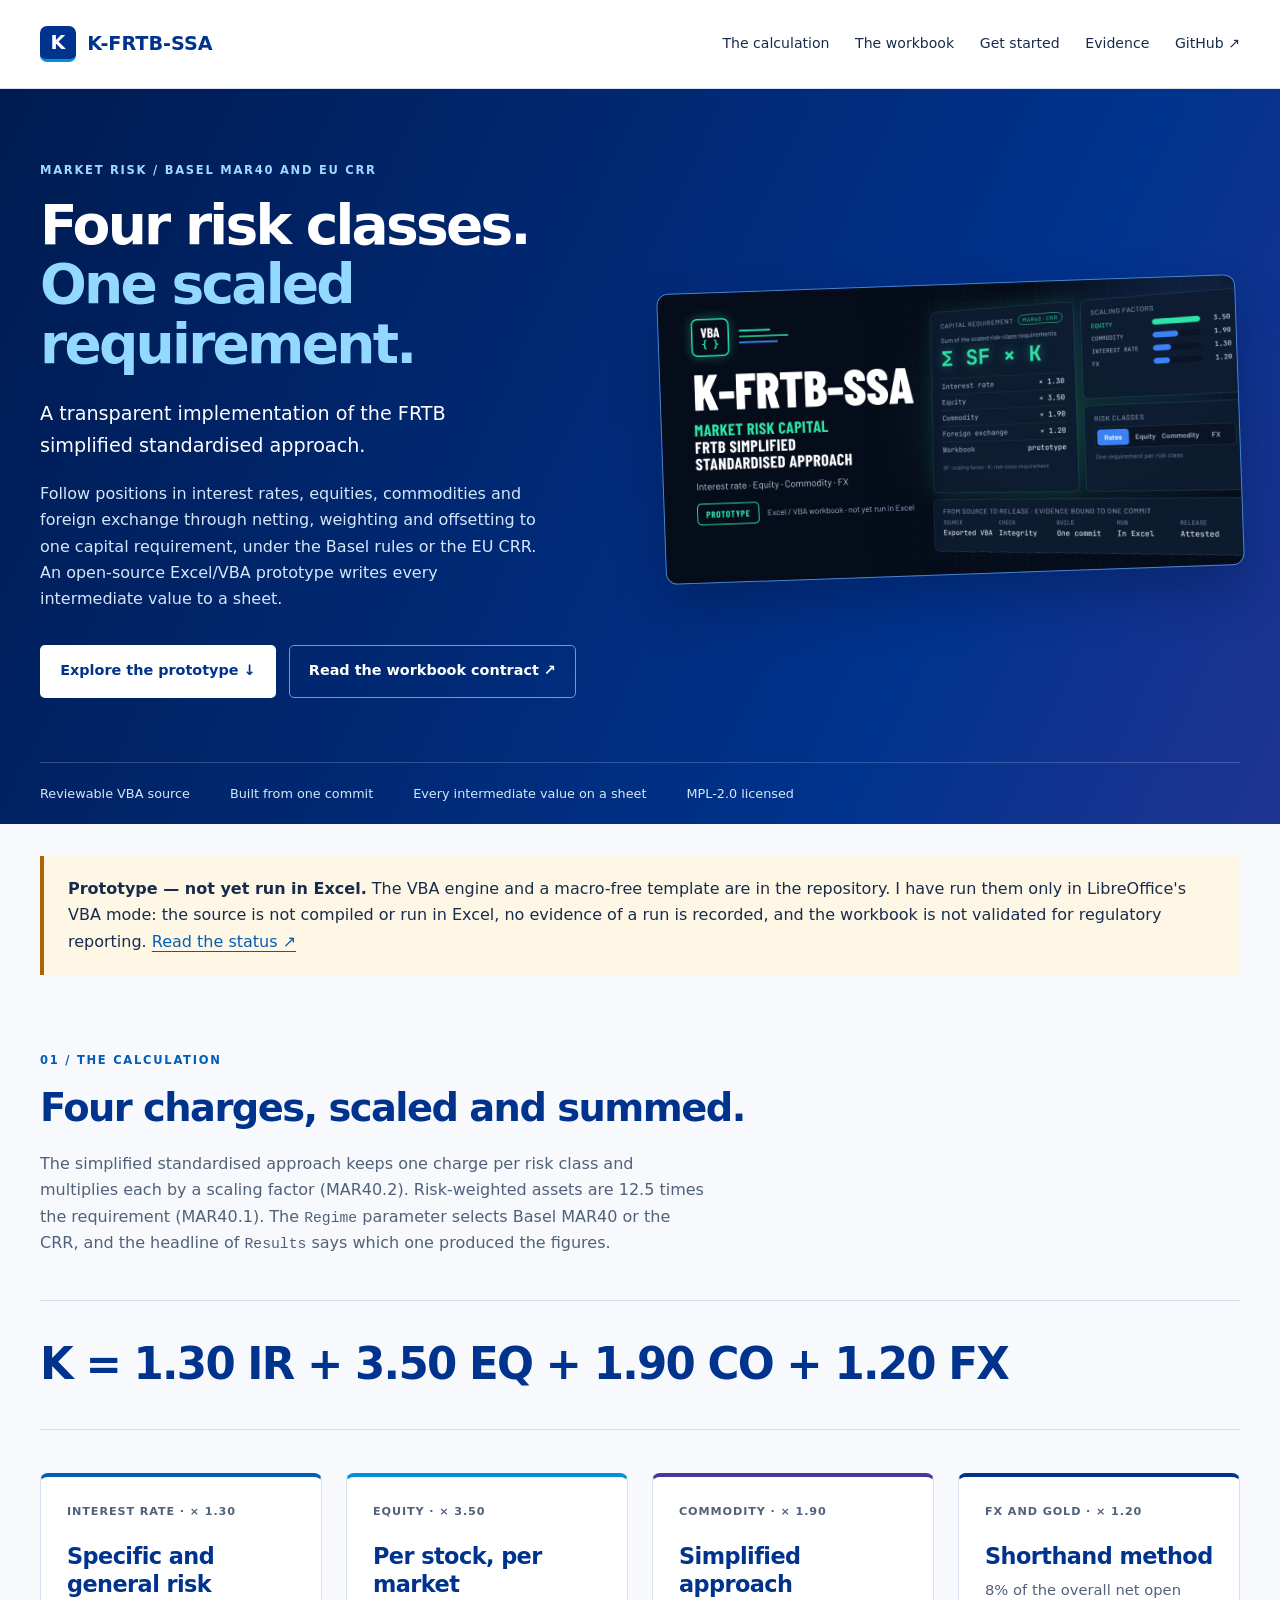
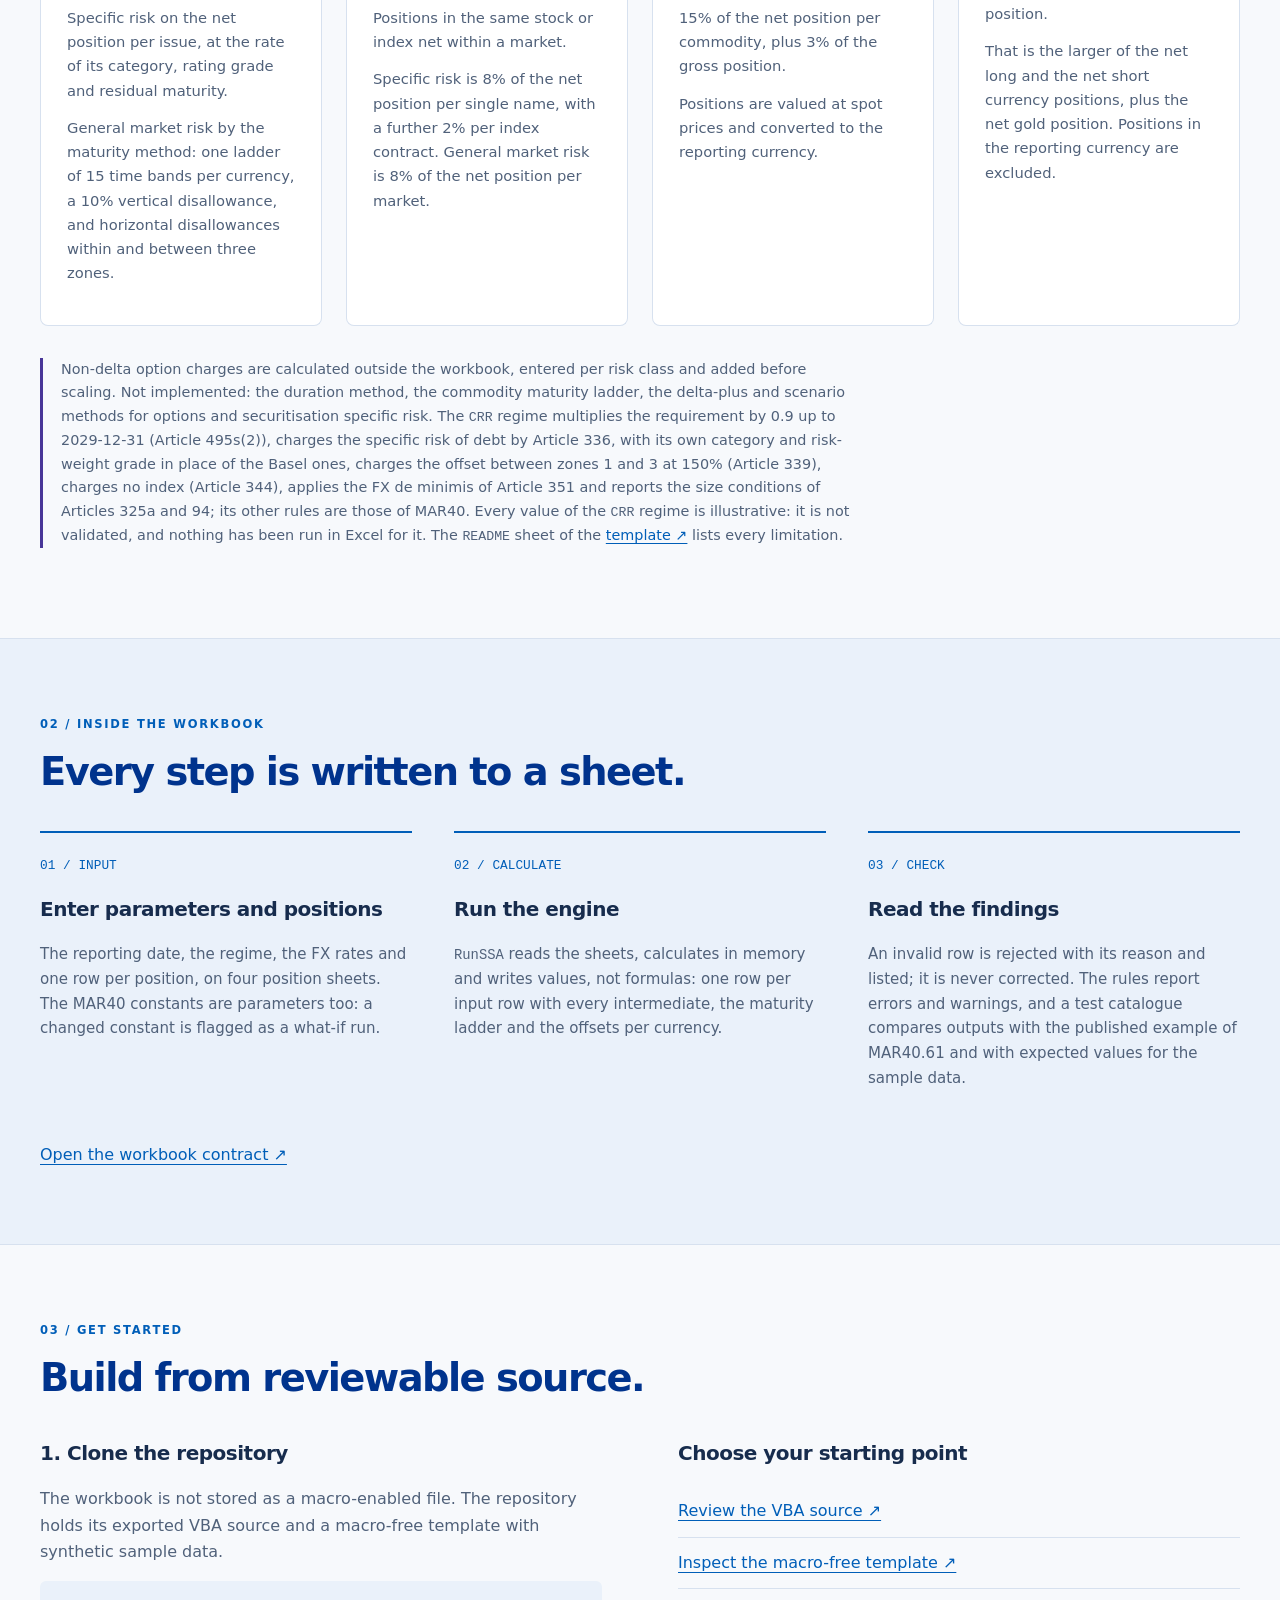
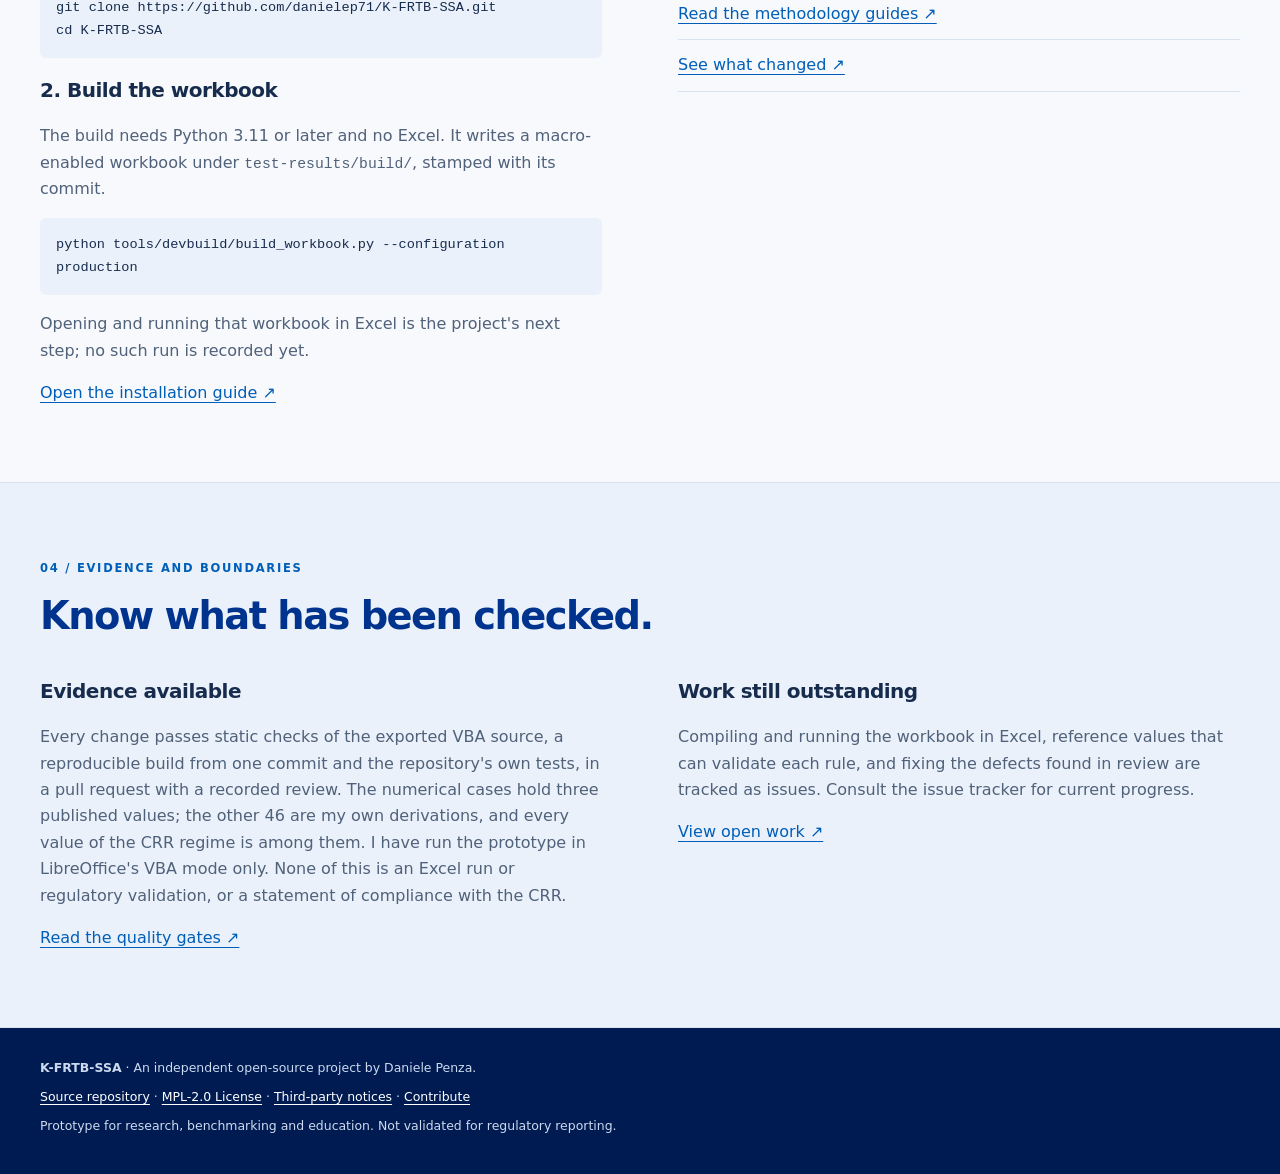
<file: index.html>
<!doctype html>
<html lang="en">
<head>
  <meta charset="utf-8">
  <meta name="viewport" content="width=device-width, initial-scale=1">
  <title>K-FRTB-SSA — Market risk capital, simplified standardised approach</title>
  <meta name="description" content="K-FRTB-SSA is an open-source Excel/VBA prototype of the FRTB simplified standardised approach, under Basel MAR40 or the EU CRR: interest rate, equity, commodity and FX risk, with every intermediate value on a sheet.">
  <meta name="theme-color" content="#00338d">
  <link rel="canonical" href="https://danielep71.github.io/K-FRTB-SSA/">
  <meta property="og:type" content="website">
  <meta property="og:title" content="K-FRTB-SSA — Market risk capital, simplified standardised approach">
  <meta property="og:description" content="Four risk classes, one scaled requirement. An open-source Excel/VBA prototype of the FRTB simplified standardised approach.">
  <meta property="og:url" content="https://danielep71.github.io/K-FRTB-SSA/">
  <meta property="og:image" content="https://danielep71.github.io/K-FRTB-SSA/docs/assets/social-preview.png">
  <meta name="twitter:card" content="summary_large_image">
  <link rel="stylesheet" href="docs/assets/site.css">
</head>
<body>
<a class="skip" href="#main">Skip to content</a>

<header>
  <nav class="wrap" aria-label="Main navigation">
    <a class="brand" href="./"><span class="mark" aria-hidden="true">K</span> K-FRTB-SSA</a>
    <div class="navlinks">
      <a href="#method">The calculation</a>
      <a href="#workbook">The workbook</a>
      <a href="#start">Get started</a>
      <a href="#evidence">Evidence</a>
      <a href="https://github.com/danielep71/K-FRTB-SSA">GitHub ↗</a>
    </div>
  </nav>
</header>

<main id="main">

<section class="hero">
  <div class="wrap hero-grid">
    <div>
      <p class="eyebrow">Market risk / Basel MAR40 and EU CRR</p>
      <h1>Four risk classes.<br><em>One scaled requirement.</em></h1>
      <p class="lead">A transparent implementation of the FRTB simplified standardised approach.</p>
      <p class="hero-copy">Follow positions in interest rates, equities, commodities and foreign exchange through netting, weighting and offsetting to one capital requirement, under the Basel rules or the EU CRR. An open-source Excel/VBA prototype writes every intermediate value to a sheet.</p>
      <div class="actions">
        <a class="button primary" href="#start">Explore the prototype ↓</a>
        <a class="button ghost" href="https://github.com/danielep71/K-FRTB-SSA/blob/main/docs/methodology/WORKBOOK_CONTRACT.md">Read the workbook contract ↗</a>
      </div>
    </div>
    <a class="hero-art" href="docs/assets/social-preview.png"><img src="docs/assets/social-preview.png" width="1280" height="640" alt="K-FRTB-SSA: the four scaling factors of the simplified standardised approach, 1.30, 3.50, 1.90 and 1.20, and the chain from exported VBA source to a release"></a>
  </div>
  <div class="wrap principles">
    <span>Reviewable VBA source</span>
    <span>Built from one commit</span>
    <span>Every intermediate value on a sheet</span>
    <span>MPL-2.0 licensed</span>
  </div>
</section>

<div class="wrap">
  <aside class="status" aria-label="Prototype status">
    <p><strong>Prototype — not yet run in Excel.</strong> The VBA engine and a macro-free template are in the repository. I have run them only in LibreOffice's VBA mode: the source is not compiled or run in Excel, no evidence of a run is recorded, and the workbook is not validated for regulatory reporting. <a href="https://github.com/danielep71/K-FRTB-SSA/blob/main/README.md#-status">Read the status ↗</a></p>
  </aside>

  <section id="method">
    <p class="eyebrow">01 / The calculation</p>
    <h2>Four charges, scaled and summed.</h2>
    <p class="intro">The simplified standardised approach keeps one charge per risk class and multiplies each by a scaling factor (MAR40.2). Risk-weighted assets are 12.5 times the requirement (MAR40.1). The <code>Regime</code> parameter selects Basel MAR40 or the CRR, and the headline of <code>Results</code> says which one produced the figures.</p>
    <p class="formula" aria-label="Requirement equals 1.30 times interest rate, plus 3.50 times equity, plus 1.90 times commodity, plus 1.20 times foreign exchange">K = 1.30 IR + 3.50 EQ + 1.90 CO + 1.20 FX</p>
    <div class="cards four">
      <article class="card">
        <span class="category">Interest rate · × 1.30</span>
        <h3>Specific and general risk</h3>
        <p>Specific risk on the net position per issue, at the rate of its category, rating grade and residual maturity.</p>
        <p>General market risk by the maturity method: one ladder of 15 time bands per currency, a 10% vertical disallowance, and horizontal disallowances within and between three zones.</p>
      </article>
      <article class="card">
        <span class="category">Equity · × 3.50</span>
        <h3>Per stock, per market</h3>
        <p>Positions in the same stock or index net within a market.</p>
        <p>Specific risk is 8% of the net position per single name, with a further 2% per index contract. General market risk is 8% of the net position per market.</p>
      </article>
      <article class="card">
        <span class="category">Commodity · × 1.90</span>
        <h3>Simplified approach</h3>
        <p>15% of the net position per commodity, plus 3% of the gross position.</p>
        <p>Positions are valued at spot prices and converted to the reporting currency.</p>
      </article>
      <article class="card">
        <span class="category">FX and gold · × 1.20</span>
        <h3>Shorthand method</h3>
        <p>8% of the overall net open position.</p>
        <p>That is the larger of the net long and the net short currency positions, plus the net gold position. Positions in the reporting currency are excluded.</p>
      </article>
    </div>
    <p class="note">Non-delta option charges are calculated outside the workbook, entered per risk class and added before scaling. Not implemented: the duration method, the commodity maturity ladder, the delta-plus and scenario methods for options and securitisation specific risk. The <code>CRR</code> regime multiplies the requirement by 0.9 up to 2029-12-31 (Article 495s(2)), charges the specific risk of debt by Article 336, with its own category and risk-weight grade in place of the Basel ones, charges the offset between zones 1 and 3 at 150% (Article 339), charges no index (Article 344), applies the FX de minimis of Article 351 and reports the size conditions of Articles 325a and 94; its other rules are those of MAR40. Every value of the <code>CRR</code> regime is illustrative: it is not validated, and nothing has been run in Excel for it. The <code>README</code> sheet of the <a href="https://github.com/danielep71/K-FRTB-SSA/blob/main/src/workbook/Template.xlsx">template ↗</a> lists every limitation.</p>
  </section>
</div>

<section class="tint" id="workbook">
  <div class="wrap">
    <p class="eyebrow">02 / Inside the workbook</p>
    <h2>Every step is written to a sheet.</h2>
    <ol class="steps">
      <li>
        <span class="number">01 / INPUT</span>
        <h3>Enter parameters and positions</h3>
        <p>The reporting date, the regime, the FX rates and one row per position, on four position sheets. The MAR40 constants are parameters too: a changed constant is flagged as a what-if run.</p>
      </li>
      <li>
        <span class="number">02 / CALCULATE</span>
        <h3>Run the engine</h3>
        <p><code>RunSSA</code> reads the sheets, calculates in memory and writes values, not formulas: one row per input row with every intermediate, the maturity ladder and the offsets per currency.</p>
      </li>
      <li>
        <span class="number">03 / CHECK</span>
        <h3>Read the findings</h3>
        <p>An invalid row is rejected with its reason and listed; it is never corrected. The rules report errors and warnings, and a test catalogue compares outputs with the published example of MAR40.61 and with expected values for the sample data.</p>
      </li>
    </ol>
    <a href="https://github.com/danielep71/K-FRTB-SSA/blob/main/docs/methodology/WORKBOOK_CONTRACT.md">Open the workbook contract ↗</a>
  </div>
</section>

<section id="start">
  <div class="wrap">
    <p class="eyebrow">03 / Get started</p>
    <h2>Build from reviewable source.</h2>
    <div class="split">
      <div>
        <h3>1. Clone the repository</h3>
        <p>The workbook is not stored as a macro-enabled file. The repository holds its exported VBA source and a macro-free template with synthetic sample data.</p>
        <code class="code">git clone https://github.com/danielep71/K-FRTB-SSA.git
cd K-FRTB-SSA</code>
        <h3>2. Build the workbook</h3>
        <p>The build needs Python 3.11 or later and no Excel. It writes a macro-enabled workbook under <code>test-results/build/</code>, stamped with its commit.</p>
        <code class="code">python tools/devbuild/build_workbook.py --configuration production</code>
        <p>Opening and running that workbook in Excel is the project's next step; no such run is recorded yet.</p>
        <a href="https://github.com/danielep71/K-FRTB-SSA/blob/main/INSTALLATION.md#building-a-workbook-from-source">Open the installation guide ↗</a>
      </div>
      <div>
        <h3>Choose your starting point</h3>
        <p class="resource"><a href="https://github.com/danielep71/K-FRTB-SSA/tree/main/src">Review the VBA source ↗</a></p>
        <p class="resource"><a href="https://github.com/danielep71/K-FRTB-SSA/blob/main/src/workbook/Template.xlsx">Inspect the macro-free template ↗</a></p>
        <p class="resource"><a href="https://github.com/danielep71/K-FRTB-SSA/blob/main/docs/methodology/README.md">Read the methodology guides ↗</a></p>
        <p class="resource"><a href="https://github.com/danielep71/K-FRTB-SSA/blob/main/CHANGELOG.md">See what changed ↗</a></p>
      </div>
    </div>
  </div>
</section>

<section class="tint" id="evidence">
  <div class="wrap">
    <p class="eyebrow">04 / Evidence and boundaries</p>
    <h2>Know what has been checked.</h2>
    <div class="split">
      <div>
        <h3>Evidence available</h3>
        <p>Every change passes static checks of the exported VBA source, a reproducible build from one commit and the repository's own tests, in a pull request with a recorded review. The numerical cases hold three published values; the other 46 are my own derivations, and every value of the CRR regime is among them. I have run the prototype in LibreOffice's VBA mode only. None of this is an Excel run or regulatory validation, or a statement of compliance with the CRR.</p>
        <a href="https://github.com/danielep71/K-FRTB-SSA/blob/main/README.md#-quality-gates">Read the quality gates ↗</a>
      </div>
      <div>
        <h3>Work still outstanding</h3>
        <p>Compiling and running the workbook in Excel, reference values that can validate each rule, and fixing the defects found in review are tracked as issues. Consult the issue tracker for current progress.</p>
        <a href="https://github.com/danielep71/K-FRTB-SSA/issues">View open work ↗</a>
      </div>
    </div>
  </div>
</section>

</main>

<footer>
  <div class="wrap">
    <p><strong>K-FRTB-SSA</strong> · An independent open-source project by Daniele Penza.</p>
    <p><a href="https://github.com/danielep71/K-FRTB-SSA">Source repository</a> · <a href="https://github.com/danielep71/K-FRTB-SSA/blob/main/LICENSE">MPL-2.0 License</a> · <a href="https://github.com/danielep71/K-FRTB-SSA/blob/main/docs/licenses/THIRD_PARTY_NOTICES.txt">Third-party notices</a> · <a href="https://github.com/danielep71/K-FRTB-SSA/blob/main/CONTRIBUTING.md">Contribute</a></p>
    <p>Prototype for research, benchmarking and education. Not validated for regulatory reporting.</p>
  </div>
</footer>
</body>
</html>
</file>
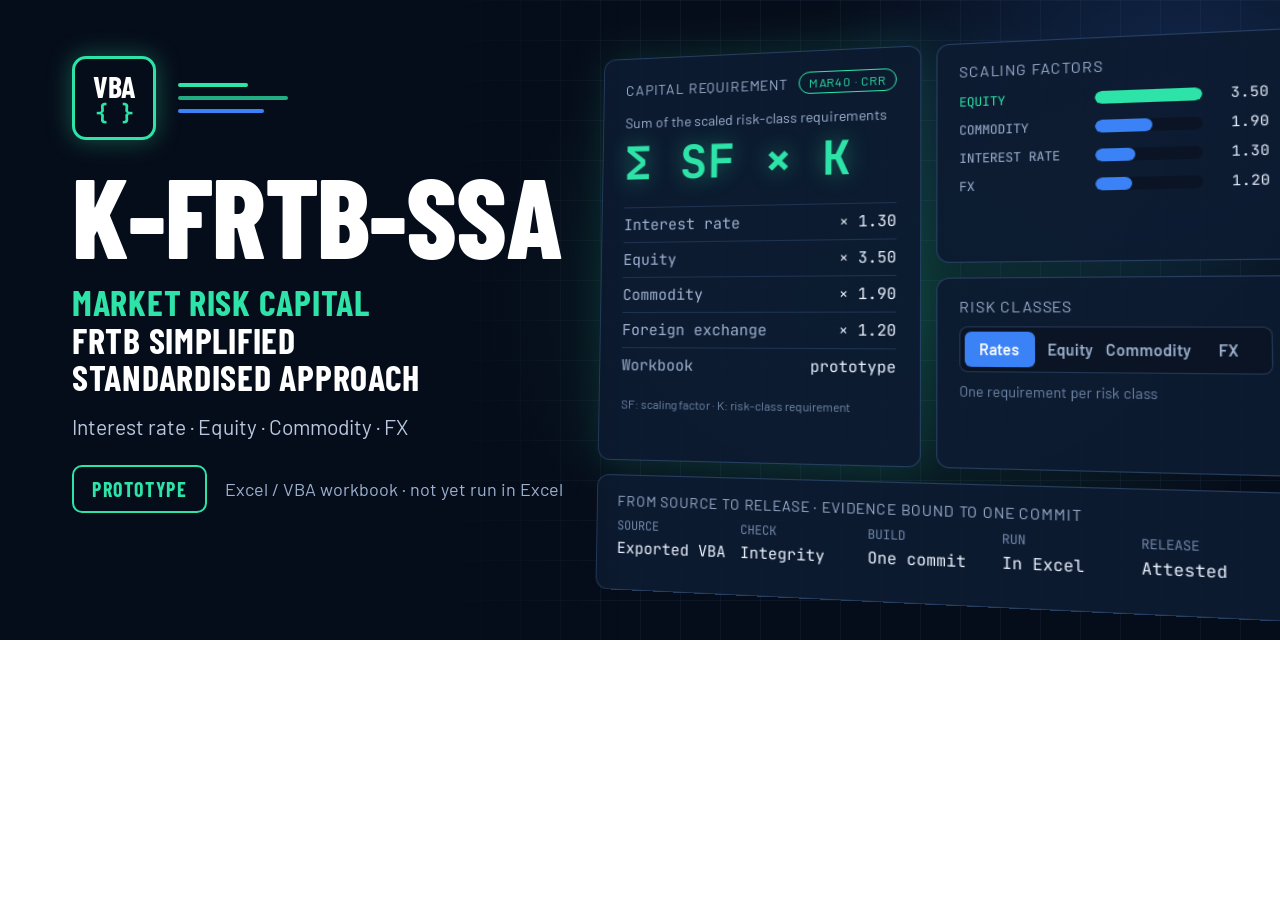
<file: docs/assets/social-preview.html>
<!doctype html>
<html lang="en">
<head>
<meta charset="utf-8">
<title>K-FRTB-SSA social preview</title>
<link href="https://fonts.googleapis.com/css2?family=Barlow+Condensed:wght@600;700;800&amp;family=Barlow:wght@400;500;600&amp;family=JetBrains+Mono:wght@400;500;700&amp;display=swap" rel="stylesheet">
<style>
body { margin: 0; }
.frame {
  position: relative; width: 1280px; height: 640px; overflow: hidden;
  background-color: #060D1A;
  background-image:
    radial-gradient(ellipse 620px 420px at 900px 300px, rgba(45,227,167,0.16), transparent 70%),
    radial-gradient(ellipse 520px 380px at 1180px 80px, rgba(59,130,246,0.22), transparent 70%),
    linear-gradient(rgba(120,170,220,0.06) 1px, transparent 1px),
    linear-gradient(90deg, rgba(120,170,220,0.06) 1px, transparent 1px);
  background-size: auto, auto, 40px 40px, 40px 40px;
  font-family: 'Barlow', sans-serif; color: #EAF2FF;
}
.cards {
  position: absolute; left: 600px; top: 56px; width: 640px; height: 530px;
  transform: perspective(1400px) rotateY(-14deg) rotateX(4deg); transform-origin: left center;
  display: grid; grid-template-columns: repeat(2, minmax(0, 1fr)); grid-template-rows: auto auto auto; gap: 14px;
}
.card {
  display: flex; flex-direction: column; background: rgba(13,27,48,0.92);
  border: 1px solid rgba(110,160,230,0.28); border-radius: 12px;
}
.card-main { grid-row: span 2; gap: 14px; padding: 20px 22px; box-shadow: 0 0 40px rgba(45,227,167,0.14); }
.card-side { gap: 12px; padding: 18px 20px; }
.card-wide { grid-column: span 2; gap: 8px; padding: 16px 20px; }
.heading { font-size: 14px; color: #9DB1CF; letter-spacing: 0.06em; }
.mono { font-family: 'JetBrains Mono', monospace; }
.muted { color: #9DB1CF; }
.faint { color: #6F86A8; }
.green { color: #2DE3A7; }
.tag { padding: 3px 9px; border: 1px solid #2DE3A7; border-radius: 999px; color: #2DE3A7; font-size: 12px; }
.row { display: flex; justify-content: space-between; padding: 7px 0; border-top: 1px solid rgba(110,160,230,0.18); }
.bar-row { display: grid; grid-template-columns: 112px 1fr 46px; align-items: center; gap: 10px; }
.bar { height: 12px; border-radius: 6px; background: #0A1424; overflow: hidden; }
.bar > div { height: 100%; border-radius: 6px; background: #3B82F6; }
.segments {
  display: flex; padding: 4px; background: #0A1424; border: 1px solid rgba(110,160,230,0.25);
  border-radius: 8px; font-size: 14px; font-weight: 600;
}
.segments span { flex: 1; text-align: center; padding: 8px 0; color: #9DB1CF; border-radius: 6px; }
.steps { display: grid; grid-template-columns: repeat(5, minmax(0, 1fr)); gap: 10px; }
.steps div { display: flex; flex-direction: column; gap: 4px; }
.fade {
  position: absolute; left: 0; top: 0; width: 620px; height: 640px;
  background: linear-gradient(90deg, #060D1A 0%, #060D1A 72%, rgba(6,13,26,0) 100%);
}
.brand { position: absolute; left: 72px; top: 56px; width: 540px; display: flex; flex-direction: column; gap: 18px; }
.condensed { font-family: 'Barlow Condensed', sans-serif; }
</style>
</head>
<body>
<!-- No figure here is a result: the workbook is a prototype that has not been run in Excel. The four scaling factors are those of the simplified standardised approach, MAR40.2 and Article 325(2) of the CRR. -->
<div class="frame">

<div class="cards">

<div class="card card-main">
<div class="heading" style="display: flex; justify-content: space-between; align-items: center">
<span>CAPITAL REQUIREMENT</span>
<span class="tag">MAR40 &middot; CRR</span>
</div>
<div style="display: flex; flex-direction: column; gap: 2px">
<span class="muted" style="font-size: 14px">Sum of the scaled risk-class requirements</span>
<span class="mono green" style="font-size: 46px; font-weight: 700; text-shadow: 0 0 22px rgba(45,227,167,0.45)">&Sigma; SF &times; K</span>
</div>
<div class="mono" style="display: flex; flex-direction: column; font-size: 15px">
<div class="row"><span class="muted">Interest rate</span><span>&times; 1.30</span></div>
<div class="row"><span class="muted">Equity</span><span>&times; 3.50</span></div>
<div class="row"><span class="muted">Commodity</span><span>&times; 1.90</span></div>
<div class="row"><span class="muted">Foreign exchange</span><span>&times; 1.20</span></div>
<div class="row"><span class="muted">Workbook</span><span>prototype</span></div>
</div>
<span class="faint" style="font-size: 12px">SF: scaling factor &middot; K: risk-class requirement</span>
</div>

<div class="card card-side">
<span class="heading">SCALING FACTORS</span>
<div class="mono" style="display: flex; flex-direction: column; gap: 10px">
<div class="bar-row"><span class="green" style="font-size: 12px">EQUITY</span><div class="bar"><div style="width: 100.0%; background: #2DE3A7"></div></div><span style="text-align: right; font-size: 13px">3.50</span></div>
<div class="bar-row"><span class="muted" style="font-size: 12px">COMMODITY</span><div class="bar"><div style="width: 54.3%"></div></div><span style="text-align: right; font-size: 13px">1.90</span></div>
<div class="bar-row"><span class="muted" style="font-size: 12px">INTEREST RATE</span><div class="bar"><div style="width: 37.1%"></div></div><span style="text-align: right; font-size: 13px">1.30</span></div>
<div class="bar-row"><span class="muted" style="font-size: 12px">FX</span><div class="bar"><div style="width: 34.3%"></div></div><span style="text-align: right; font-size: 13px">1.20</span></div>
</div>
</div>

<div class="card card-side" style="gap: 10px">
<span class="heading">RISK CLASSES</span>
<div class="segments">
<span style="background: #3B82F6; color: #FFFFFF">Rates</span>
<span>Equity</span>
<span>Commodity</span>
<span>FX</span>
</div>
<span class="faint" style="font-size: 13px">One requirement per risk class</span>
</div>

<div class="card card-wide">
<span class="heading">FROM SOURCE TO RELEASE &middot; EVIDENCE BOUND TO ONE COMMIT</span>
<div class="steps mono">
<div><span class="faint" style="font-size: 12px">SOURCE</span><span style="font-size: 15px; white-space: nowrap">Exported VBA</span></div>
<div><span class="faint" style="font-size: 12px">CHECK</span><span style="font-size: 15px; white-space: nowrap">Integrity</span></div>
<div><span class="faint" style="font-size: 12px">BUILD</span><span style="font-size: 15px; white-space: nowrap">One commit</span></div>
<div><span class="faint" style="font-size: 12px">RUN</span><span style="font-size: 15px; white-space: nowrap">In Excel</span></div>
<div><span class="faint" style="font-size: 12px">RELEASE</span><span style="font-size: 15px; white-space: nowrap">Attested</span></div>
</div>
</div>

</div>

<div class="fade"></div>

<div class="brand">
<div style="display: flex; align-items: center; gap: 22px">
<div style="width: 84px; height: 84px; box-sizing: border-box; border: 3px solid #2DE3A7; border-radius: 14px; display: flex; flex-direction: column; align-items: center; justify-content: center; gap: 2px; box-shadow: 0 0 24px rgba(45,227,167,0.35)">
<span class="condensed" style="font-weight: 700; font-size: 30px; line-height: 1; color: #FFFFFF">VBA</span>
<span class="mono green" style="font-weight: 700; font-size: 22px; line-height: 1">{ }</span>
</div>
<div style="display: flex; flex-direction: column; gap: 9px">
<div style="width: 70px; height: 4px; border-radius: 2px; background: #2DE3A7"></div>
<div style="width: 110px; height: 4px; border-radius: 2px; background: #2DE3A7; opacity: 0.75"></div>
<div style="width: 86px; height: 4px; border-radius: 2px; background: #3B82F6"></div>
</div>
</div>
<h1 class="condensed" style="margin: 6px 0 0 0; font-weight: 800; font-size: 112px; line-height: 0.9; letter-spacing: -0.01em; white-space: nowrap; color: #FFFFFF">K-FRTB-SSA</h1>
<div class="condensed green" style="font-weight: 700; font-size: 36px; line-height: 1.05; letter-spacing: 0.02em">MARKET RISK CAPITAL<br><span style="color: #FFFFFF">FRTB SIMPLIFIED<br>STANDARDISED APPROACH</span></div>
<div style="font-size: 21px; color: #B9C8DE">Interest rate &middot; Equity &middot; Commodity &middot; FX</div>
<div style="display: flex; align-items: center; gap: 18px; margin-top: 8px">
<span class="condensed green" style="padding: 10px 18px; border: 2px solid #2DE3A7; border-radius: 10px; font-weight: 700; font-size: 20px; letter-spacing: 0.08em">PROTOTYPE</span>
<span class="muted" style="font-size: 18px">Excel / VBA workbook &middot; not yet run in Excel</span>
</div>
</div>

</div>
</body>
</html>
</file>
<file: docs/assets/site.css>
/* Stylesheet of the project website, index.html at the repository root.
   System fonts only; no script, no external resource. */

:root {
  color-scheme: light;
  --blue: #00338d;
  --bright: #005eb8;
  --cyan: #0091da;
  --purple: #483698;
  --ink: #172c4d;
  --muted: #50617a;
  --line: #d7e1ef;
  --paper: #f7f9fc;
}

* { box-sizing: border-box; }

html { scroll-behavior: smooth; scroll-padding-top: 2rem; }

body {
  margin: 0;
  font-family: system-ui, -apple-system, BlinkMacSystemFont, "Segoe UI", sans-serif;
  color: var(--ink);
  background: var(--paper);
  line-height: 1.65;
}

a { color: var(--bright); text-underline-offset: 0.22em; }
a:hover { text-decoration-thickness: 2px; }
a:focus-visible { outline: 3px solid var(--cyan); outline-offset: 5px; }

code { font-family: ui-monospace, SFMono-Regular, Menlo, Consolas, monospace; font-size: 0.92em; }

.wrap { width: min(1200px, 100% - 32px); margin-inline: auto; }

.skip { position: absolute; top: -5rem; left: 1rem; background: white; padding: 0.8rem; z-index: 5; }
.skip:focus { top: 1rem; }

/* Header */

header { background: white; border-bottom: 1px solid var(--line); }

nav { min-height: 88px; display: flex; align-items: center; justify-content: space-between; gap: 2rem; }

.brand {
  display: flex; align-items: center; gap: 0.7rem;
  font-weight: 800; font-size: 1.2rem; color: var(--blue);
  text-decoration: none; white-space: nowrap;
}

.mark {
  background: var(--blue); color: white;
  display: grid; place-items: center;
  width: 36px; height: 36px;
  border-radius: 7px; border-bottom: 3px solid var(--cyan);
}

.navlinks { display: flex; gap: 1.6rem; font-size: 0.88rem; }
.navlinks a { color: var(--ink); text-decoration: none; }
.navlinks a:hover { text-decoration: underline; }

/* Hero */

.hero {
  background: linear-gradient(115deg, #001b51 0%, #00338d 72%, #483698 135%);
  color: white;
  padding: 72px 0 0;
}

.hero-grid { display: grid; grid-template-columns: 1fr 1fr; gap: 42px; align-items: center; }

.eyebrow {
  font-size: 0.72rem; font-weight: 750; letter-spacing: 0.15em; text-transform: uppercase;
  color: var(--bright); margin: 0 0 1rem;
}
.hero .eyebrow { color: #9ed9ff; }

h1 { font-size: clamp(2.4rem, 4.3vw, 4rem); line-height: 1.08; letter-spacing: -0.05em; margin: 0 0 1.5rem; }
h1 em { font-style: normal; color: #93d8ff; }

.lead { font-size: 1.2rem; max-width: 36ch; }
.hero-copy { color: #d4e7fa; max-width: 49ch; }

.hero-art {
  display: block;
  border: 1px solid #4b82c7; border-radius: 12px; overflow: hidden;
  box-shadow: 0 25px 50px #00123855;
  transform: rotate(-2deg);
}
.hero-art img { width: 100%; height: auto; display: block; }

.actions { display: flex; flex-wrap: wrap; gap: 0.8rem; margin-top: 2rem; }

.button {
  display: inline-block; padding: 0.85rem 1.2rem;
  border-radius: 5px; border: 1px solid transparent;
  font-size: 0.9rem; font-weight: 650; text-decoration: none;
}
.primary { background: white; color: var(--blue); }
.primary:hover { background: #e8f4ff; }
.ghost { border-color: #7399ce; color: white; }
.hero a:focus-visible { outline-color: white; }

.principles {
  display: flex; flex-wrap: wrap; gap: 2.5rem;
  border-top: 1px solid #ffffff30;
  margin-top: 64px; padding: 20px 0;
  font-size: 0.8rem; color: #d4e7fa;
}

/* Sections */

section:not(.hero) { padding-block: 76px; }

h2 { font-size: clamp(1.9rem, 3vw, 2.6rem); color: var(--blue); line-height: 1.15; letter-spacing: -0.04em; margin: 0 0 1.3rem; }
h3 { font-size: 1.25rem; line-height: 1.25; letter-spacing: -0.025em; }

.intro { color: var(--muted); max-width: 66ch; }

.status { background: #fff7e6; border-left: 4px solid #ac6500; padding: 20px 24px; margin-top: 32px; }
.status p { margin: 0; }

.formula {
  font-size: clamp(1.3rem, 3.4vw, 2.8rem); font-weight: 750; letter-spacing: -0.04em;
  color: var(--blue);
  padding: 28px 0; border-block: 1px solid var(--line);
  overflow-wrap: anywhere;
}

.cards { display: grid; gap: 24px; }
.four { grid-template-columns: repeat(4, 1fr); }

.card {
  background: white;
  border: 1px solid var(--line); border-top: 4px solid var(--bright); border-radius: 8px;
  padding: 26px;
  display: flex; flex-direction: column;
}
.card:nth-child(2) { border-top-color: var(--cyan); }
.card:nth-child(3) { border-top-color: var(--purple); }
.card:nth-child(4) { border-top-color: var(--blue); }

.category { font-size: 0.7rem; text-transform: uppercase; letter-spacing: 0.08em; font-weight: 700; color: var(--muted); }
.card h3 { font-size: 1.4rem; margin: 20px 0 8px; color: var(--blue); }
.card p { font-size: 0.92rem; color: var(--muted); margin: 0 0 0.8rem; }

.note { border-left: 3px solid var(--purple); padding-left: 18px; margin-top: 32px; font-size: 0.9rem; color: var(--muted); max-width: 90ch; }

.tint { background: #eaf1fa; border-block: 1px solid var(--line); }

.steps { padding: 0; list-style: none; display: grid; grid-template-columns: repeat(3, 1fr); gap: 42px; margin: 36px 0; }
.steps li { border-top: 2px solid var(--bright); padding-top: 18px; }
.steps p { color: var(--muted); font-size: 0.94rem; }
.number { font: 0.8rem ui-monospace, monospace; color: var(--bright); }

.split { display: grid; grid-template-columns: 1fr 1fr; gap: 76px; }
.split p { color: var(--muted); }

.code {
  display: block; white-space: pre-wrap; overflow-wrap: anywhere;
  background: #eaf1fa; color: var(--ink);
  padding: 16px; border-radius: 6px; font-size: 0.85rem;
}

.resource { padding-block: 12px; border-bottom: 1px solid var(--line); margin: 0; }

/* Footer */

footer { padding: 30px 0; background: #001b51; color: #ccdaf0; font-size: 0.78rem; }
footer a { color: white; }
footer a:focus-visible { outline-color: white; }
footer p { margin: 0 0 8px; }

/* Narrow screens */

@media (max-width: 1100px) {
  .four { grid-template-columns: repeat(2, 1fr); }
}

@media (max-width: 1000px) {
  nav { flex-direction: column; align-items: flex-start; gap: 16px; padding-block: 20px; }
  .hero { padding-top: 48px; }
  .hero-grid { grid-template-columns: 1fr; gap: 36px; }
  .hero-art { max-width: 720px; transform: none; }
  .hero-copy { max-width: 65ch; }
  .principles { margin-top: 40px; }
}

@media (max-width: 680px) {
  .navlinks { flex-wrap: wrap; gap: 0.7rem 1.2rem; }
  .four, .steps, .split { grid-template-columns: 1fr; gap: 24px; }
  .card { padding: 22px; }
  .principles { gap: 0.7rem 1.4rem; }
  section:not(.hero) { padding-block: 48px; }
  .hero-art { border-radius: 6px; }
  .steps { gap: 26px; }
}

@media (prefers-reduced-motion: reduce) {
  html { scroll-behavior: auto; }
}
</file>
